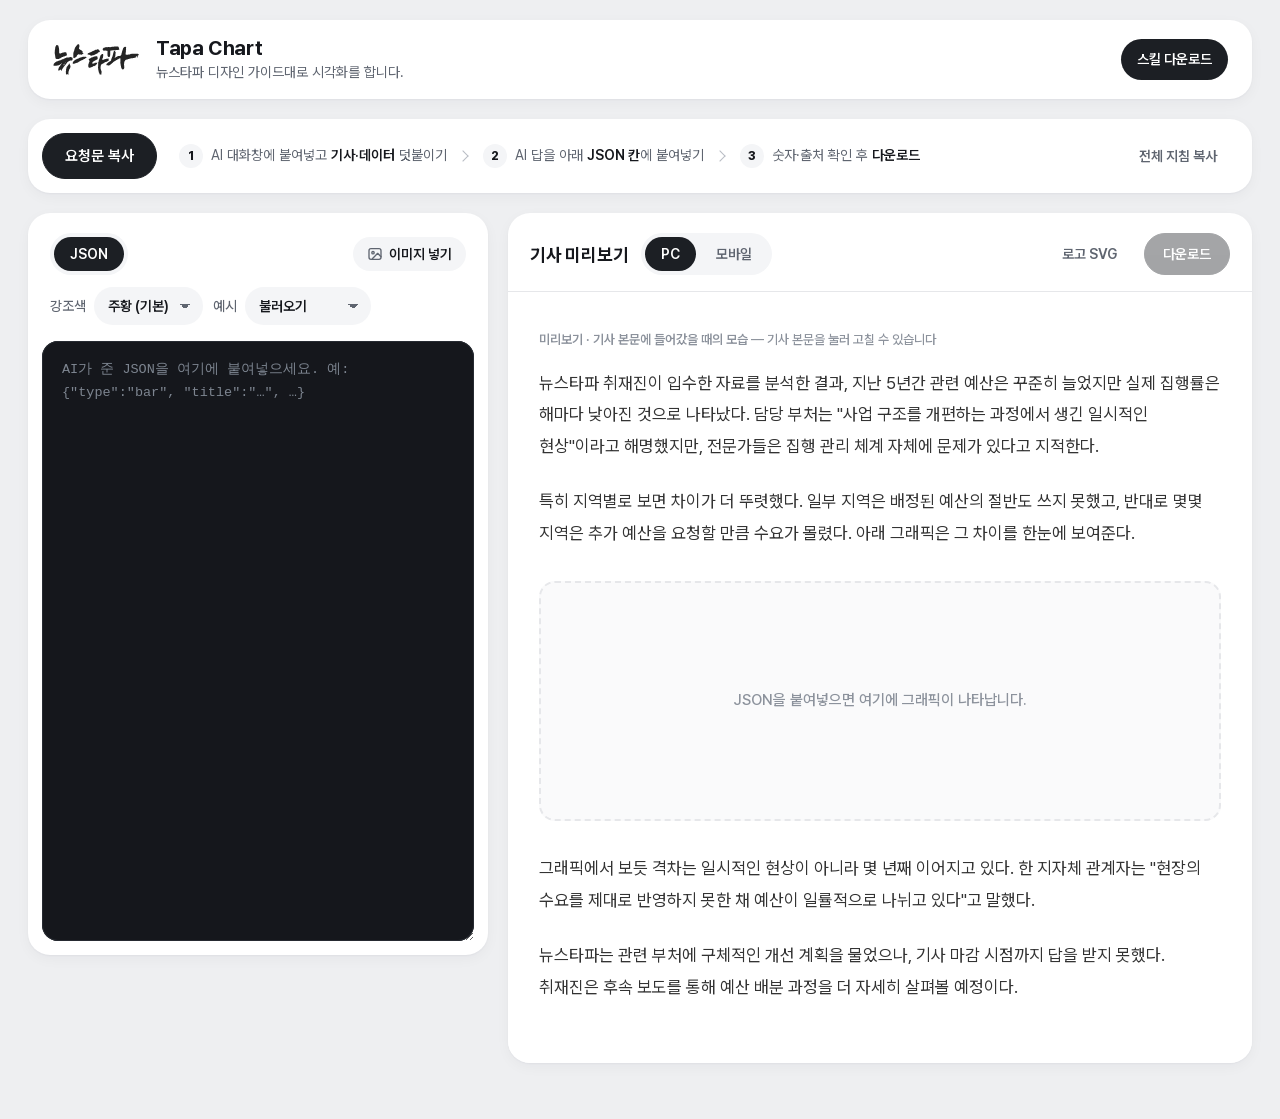
<file: web/index.html>
<!DOCTYPE html>
<html lang="ko">
<head>
<meta charset="utf-8">
<meta name="viewport" content="width=device-width, initial-scale=1">
<title>Tapa Chart · 뉴스타파</title>
<meta name="description" content="기사를 넣으면 뉴스타파 디자인 가이드에 맞는 그래픽이 나오는 뉴스타파 시각화 도구">
<meta property="og:type" content="website">
<meta property="og:site_name" content="뉴스타파">
<meta property="og:title" content="Tapa Chart · 뉴스타파">
<meta property="og:description" content="기사를 넣으면 그래픽이 나옵니다. 막대 · 꺾은선 · 표 · 숫자 카드">
<meta property="og:url" content="https://newstapa.github.io/design-system/web/">
<meta property="og:image" content="https://newstapa.github.io/design-system/web/og-image.png">
<meta property="og:image:width" content="1200">
<meta property="og:image:height" content="630">
<meta name="twitter:card" content="summary_large_image">
<meta name="twitter:image" content="https://newstapa.github.io/design-system/web/og-image.png">
<link rel="stylesheet" href="../engine/nt-graphic.css?v=0.17.1">
<link rel="stylesheet" href="app.css?v=0.17.1">
</head>
<body>
<script>try { if (sessionStorage.getItem('nt-admin') === '1') { document.body.classList.add('admin'); document.title = 'Tapa Chart Pro · 뉴스타파'; } } catch (e) {}</script>
<header class="topbar" id="topbar">
  <svg class="hold-ring" aria-hidden="true"><rect class="track" pathLength="100"/><rect class="fill" pathLength="100"/></svg>
  <div class="brand">
    <span class="brand-mark" id="brandMark"><img class="brand-logo" src="../assets/newstapa-logo.svg" alt="뉴스타파" draggable="false"></span>
    <div class="brand-text">
      <h1>Tapa Chart<span class="pro admin-only"> Pro</span></h1>
      <p>뉴스타파 디자인 가이드대로 시각화를 합니다.</p>
    </div>
  </div>
  <nav class="topnav">
    <a class="pill-link admin-only" href="https://github.com/Newstapa/design-system/blob/main/guide.md" target="_blank" rel="noopener">디자인 가이드</a>
    <a class="pill-link admin-only" href="https://github.com/Newstapa/design-system" target="_blank" rel="noopener">GitHub</a>
    <button id="skillInfo" class="pill-link primary" type="button" aria-haspopup="dialog" title="스킬 적용 방법 보기 · 다운로드">스킬 다운로드</button>
  </nav>
</header>

<section class="steps">
  <div class="card stepbar">
    <div class="stepbar-act">
      <button id="copyPrompt" class="btn primary">요청문 복사</button>
    </div>
    <ol class="stepbar-flow">
      <li><i>1</i><span>AI 대화창에 붙여넣고 <b>기사·데이터</b> 덧붙이기</span></li>
      <li><i>2</i><span>AI 답을 아래 <b>JSON 칸</b>에 붙여넣기</span></li>
      <li><i>3</i><span>숫자·출처 확인 후 <b>다운로드</b></span></li>
    </ol>
    <button id="copyFull" class="btn ghost stepbar-full" title="AI가 &quot;주소를 열 수 없다&quot;고 하면 이것을 복사해 붙여넣으세요">전체 지침 복사</button>
  </div>
</section>

<main class="workspace">
  <section class="card pane editor">
    <div class="pane-head">
      <div class="tabs-row">
        <div class="tabs" role="tablist">
          <button class="tab active" type="button" role="tab" data-tab="json" aria-selected="true">JSON</button>
          <button class="tab admin-only" type="button" role="tab" data-tab="tune" aria-selected="false">디자인 조정</button>
        </div>
        <label class="upload-btn" title="사진·캡처 이미지를 뉴스타파 틀에 넣습니다. 미리보기에 끌어다 놓아도 됩니다."><svg width="16" height="16" viewBox="0 0 24 24" fill="none" stroke="currentColor" stroke-width="2" stroke-linecap="round" stroke-linejoin="round" aria-hidden="true"><rect x="3" y="4" width="18" height="16" rx="3"/><circle cx="9" cy="10" r="1.8"/><path d="M21 16l-5-5-8 8"/></svg>이미지 넣기<input id="imageFile" type="file" accept="image/*" hidden></label>
      </div>
      <div class="controls">
        <label class="select"><span>강조색</span>
          <select id="accent"></select>
        </label>
        <label class="select"><span>예시</span>
          <select id="example">
            <option value="">불러오기</option>
          </select>
        </label>
      </div>
    </div>
    <div id="tab-json" class="tab-panel">
      <textarea id="spec" spellcheck="false" placeholder='AI가 준 JSON을 여기에 붙여넣으세요. 예: {"type":"bar", "title":"…", …}'></textarea>
    </div>
    <div id="tab-tune" class="tab-panel tune admin-only" hidden></div>
    <div id="messages" class="messages" aria-live="polite"></div>
  </section>

  <section class="card pane preview">
    <div class="pane-head">
      <div class="preview-title">
        <h2>기사 미리보기</h2>
        <div class="tabs" role="tablist" aria-label="미리보기 화면">
          <button class="tab view-tab active" type="button" role="tab" data-view="pc" aria-selected="true">PC</button>
          <button class="tab view-tab" type="button" role="tab" data-view="mobile" aria-selected="false">모바일</button>
        </div>
        <span id="sizeInfo" class="size-info"></span>
      </div>
      <div class="row-btns">
        <button id="saveLogo" class="btn ghost" type="button" title="그래픽 오른쪽 위에 들어가는 뉴스타파 로고(벡터)">로고 SVG</button>
        <button id="save" class="btn primary" disabled title="JPG(기사용), SVG(일러스트레이터 수정용), JSON(다시 불러오기용)을 한 번에 받습니다">다운로드</button>
      </div>
    </div>
    <div id="stage" class="stage">
      <!-- 뉴스타파 기사 본문 폭: width 760px, padding 0 15px -->
      <article class="article-mock">
        <p class="kicker">미리보기 · 기사 본문에 들어갔을 때의 모습 <span class="kicker-hint">— <span class="ng">기사 본문을</span><span class="g">기사 본문과 그래픽 글자를</span> 눌러 고칠 수 있습니다</span></p>
        <div class="article-text" contenteditable="true" spellcheck="false" aria-label="기사 본문(앞)">
          <p>뉴스타파 취재진이 입수한 자료를 분석한 결과, 지난 5년간 관련 예산은 꾸준히 늘었지만 실제 집행률은 해마다 낮아진 것으로 나타났다. 담당 부처는 "사업 구조를 개편하는 과정에서 생긴 일시적인 현상"이라고 해명했지만, 전문가들은 집행 관리 체계 자체에 문제가 있다고 지적한다.</p>
          <p>특히 지역별로 보면 차이가 더 뚜렷했다. 일부 지역은 배정된 예산의 절반도 쓰지 못했고, 반대로 몇몇 지역은 추가 예산을 요청할 만큼 수요가 몰렸다. 아래 그래픽은 그 차이를 한눈에 보여준다.</p>
        </div>
        <figure class="graphic">
          <div id="scaler" class="scaler"><div id="mount"></div></div>
          <div id="empty" class="empty">JSON을 붙여넣으면 여기에 그래픽이 나타납니다.</div>
        </figure>
        <div class="article-text" contenteditable="true" spellcheck="false" aria-label="기사 본문(뒤)">
          <p>그래픽에서 보듯 격차는 일시적인 현상이 아니라 몇 년째 이어지고 있다. 한 지자체 관계자는 "현장의 수요를 제대로 반영하지 못한 채 예산이 일률적으로 나뉘고 있다"고 말했다.</p>
          <p>뉴스타파는 관련 부처에 구체적인 개선 계획을 물었으나, 기사 마감 시점까지 답을 받지 못했다. 취재진은 후속 보도를 통해 예산 배분 과정을 더 자세히 살펴볼 예정이다.</p>
        </div>
      </article>
    </div>
  </section>
</main>

<dialog id="skillDialog" class="modal" aria-labelledby="skillDialogTitle">
  <div class="modal-head">
    <h2 id="skillDialogTitle">스킬 적용 방법 <small>(클로드 전용)</small></h2>
    <button class="icon-btn" type="button" data-close aria-label="닫기">
      <svg width="18" height="18" viewBox="0 0 24 24" fill="none" stroke="currentColor" stroke-width="2.2" stroke-linecap="round" aria-hidden="true"><path d="M6 6l12 12M18 6L6 18"/></svg>
    </button>
  </div>
  <div class="modal-body">
    <ol class="howto">
      <li>
        <b>스킬 받기</b>
        <span>아래 <em>스킬 다운로드</em> 버튼으로 zip 파일을 받습니다. 압축은 풀지 않습니다.</span>
      </li>
      <li>
        <b>Claude에 올리기</b>
        <span><em>사용자 지정</em> → <em>+ 추가</em> → <em>스킬 업로드</em> → zip 파일 선택</span>
      </li>
      <li>
        <b>사용 방법</b>
        <span><em>새 대화</em>에 기사를 붙여넣고</span>
        <strong class="say">"시각화해줘"</strong>
      </li>
    </ol>
    <p class="modal-tip">지침이 바뀌어도 다시 올릴 필요 없습니다.</p>
  </div>
  <div class="modal-foot">
    <a class="btn primary" href="../downloads/newstapa-graphics.zip" download>스킬 다운로드</a>
    <button class="btn" type="button" data-close>닫기</button>
  </div>
</dialog>

<div id="toast" class="toast" role="status"></div>

<script src="vendor/html-to-image.js"></script>
<script src="../engine/nt-graphic.js?v=0.17.1"></script>
<script src="../engine/nt-export-svg.js?v=0.17.1"></script>
<script src="tuner.js?v=0.17.1"></script>
<script src="app.js?v=0.17.1"></script>
</body>
</html>
</file>
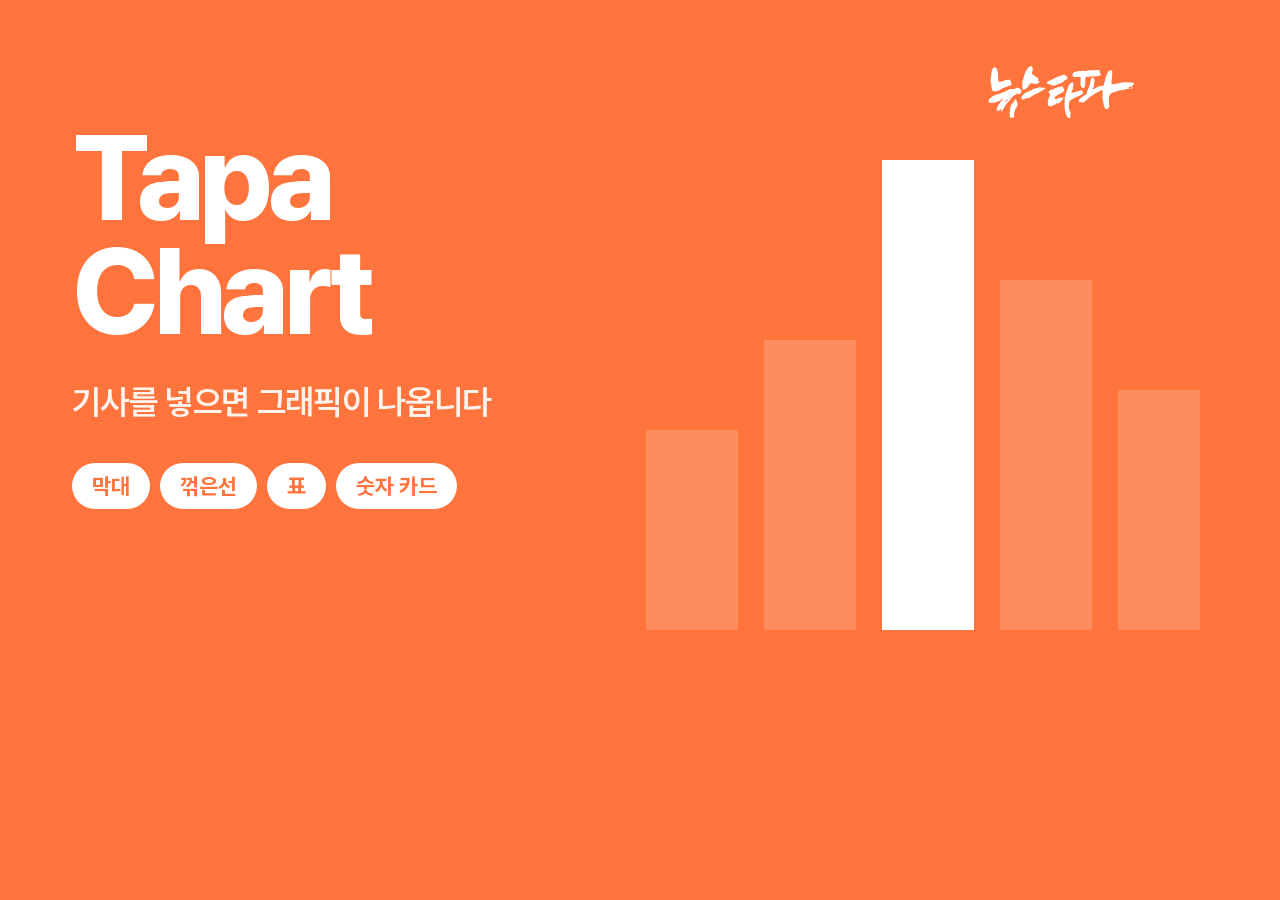
<file: assets/og/og.html>
<!DOCTYPE html><html><head><meta charset="utf-8"><title>Tapa Chart 공유 썸네일 원본 (1200×630)</title>
<!-- 이 파일을 브라우저로 열어 1200×630으로 캡처하면 web/og-image.png가 됩니다. -->
<style>
@font-face { font-family: 'Pretendard Variable'; src: url('../fonts/PretendardVariable.woff2') format('woff2'); font-weight: 100 900; }
* { margin: 0; padding: 0; box-sizing: border-box; }
html, body { width: 1200px; height: 630px; overflow: hidden; font-family: 'Pretendard Variable', sans-serif; word-break: keep-all; -webkit-font-smoothing: antialiased; }

body { background: #FF733C; color: #fff; position: relative; }
.bg { position: absolute; right: -10px; bottom: 0; display: flex; align-items: flex-end; gap: 26px; }
.bg div { width: 92px; background: rgba(255,255,255,.18); }
.bg div.hl { background: #fff; }
.logo { position: absolute; right: 64px; top: 64px; width: 150px; filter: brightness(0) invert(1); }
.txt { position: absolute; left: 72px; top: 0; bottom: 0; display: flex; flex-direction: column; justify-content: center; }
h1 { font-size: 120px; font-weight: 800; letter-spacing: -0.045em; line-height: .95; }
p { margin-top: 30px; font-size: 34px; font-weight: 600; letter-spacing: -0.02em; line-height: 1.4; color: #FFF3EC; }
.tag { margin-top: 36px; display: flex; gap: 10px; }
.tag span { font-size: 22px; font-weight: 700; color: #FF733C; background: #fff; border-radius: 999px; padding: 10px 20px; }
</style></head><body>
<div class="bg"><div style="height:200px"></div><div style="height:290px"></div><div class="hl" style="height:470px"></div><div style="height:350px"></div><div style="height:240px"></div></div>
<img class="logo" src="../newstapa-logo.svg">
<div class="txt"><h1>Tapa<br>Chart</h1><p>기사를 넣으면 그래픽이 나옵니다</p><div class="tag"><span>막대</span><span>꺾은선</span><span>표</span><span>숫자 카드</span></div></div>
</body></html>
</file>
<file: engine/nt-graphic.css>
@font-face {
  font-family: 'Pretendard Variable';
  font-weight: 45 920;
  font-style: normal;
  src: url('../assets/fonts/PretendardVariable.woff2') format('woff2-variations');
}
* { box-sizing: border-box; margin: 0; padding: 0; }
html, body { background: var(--bg, #fff); }
body { -webkit-font-smoothing: antialiased; }

/* 치수 규칙
 * - 글자 크기: tokens.json(font.*)에서 온 CSS 변수만 쓴다.
 * - 선·간격 등 나머지 치수: 1000px 기준 값 × var(--u). 그래픽 너비가 1200px이면 --u = 1.2.
 */
:root { --u: 1; }
.nt-frame {
  position: relative;
  background: var(--bg);
  font-family: var(--font);
  color: var(--ink);
  word-break: keep-all;
  overflow-wrap: break-word;
}
.nt-logo { position: absolute; }
.nt-header { padding-right: calc(130px * var(--u)); }
/* 위아래 선은 좌우 여백을 무시하고 그래픽 전체 폭으로 */
.nt-rule-top { height: calc(2px * var(--u)); background: var(--rule); margin: 0 calc(var(--pad-side, 0px) * -1) calc(24px * var(--u)); }
.nt-rule-bottom { height: calc(1px * var(--u)); background: var(--rule); margin: calc(22px * var(--u)) calc(var(--pad-side, 0px) * -1) 0; }
.nt-legend.text { gap: calc(8px * var(--u)) calc(28px * var(--u)); font-weight: 700; }
.nt-legend.text i { display: inline-block; box-sizing: border-box; }
.nt-title {
  font-size: var(--title-size); font-weight: var(--title-weight);
  line-height: var(--title-lh); letter-spacing: var(--title-ls); color: var(--ink);
}
.nt-title em { font-style: normal; color: var(--point); }
.nt-subtitle {
  margin-top: 0.4em; font-size: var(--subtitle-size); font-weight: var(--subtitle-weight);
  color: var(--subtext); line-height: 1.4;
}
.nt-body { margin-top: calc(36px * var(--u)); }
.nt-unit { font-size: var(--axis-size); color: var(--subtext); text-align: right; margin-bottom: 0.4em; }
.nt-footer {
  margin-top: calc(28px * var(--u)); font-size: var(--source-size); color: var(--subtext); line-height: 1.45;
}
.nt-footer p { margin: 0; padding-left: 1.1em; text-indent: -1.1em; }
.nt-footer p + p { margin-top: 0.15em; }

/* legend */
.nt-legend { display: flex; flex-wrap: wrap; gap: 0.55em 1.45em; margin-bottom: 1.1em; font-size: var(--legend-size); font-weight: 500; color: var(--text); }
.nt-legend span { display: inline-flex; align-items: center; gap: 0.45em; }
.nt-legend i { display: inline-block; width: 0.9em; height: 0.9em; border-radius: calc(3px * var(--u)); }
.nt-legend i.line { height: calc(4px * var(--u)); border-radius: calc(2px * var(--u)); width: 1.2em; }

/* table */
.nt-table { width: 100%; border-collapse: collapse; font-size: var(--cell-size); }
.nt-table th {
  font-size: var(--thead-size); font-weight: 500; color: var(--baseDark);
  padding: 0 0.6em 0.75em; border-bottom: calc(2px * var(--u)) solid var(--rule); vertical-align: bottom;
}
.nt-table td { padding: 0.78em 0.62em; border-bottom: calc(1px * var(--u)) solid var(--divider); line-height: 1.45; vertical-align: middle; color: var(--ink); }
.nt-table tr:last-child td { border-bottom: calc(2px * var(--u)) solid var(--rule); }
.nt-table tr.hl td { background: var(--pointTint); font-weight: 700; }
.nt-table td.em { color: var(--pointDark); font-weight: 700; }
.nt-table .al-left { text-align: left; } .nt-table .al-center { text-align: center; } .nt-table .al-right { text-align: right; font-variant-numeric: tabular-nums; }
.nt-table .sub { color: var(--subtext); font-size: 0.85em; font-weight: 400; margin-left: 0.2em; }

/* timeline — 글자는 font.body, 보조 설명은 font.source */
.nt-tl { position: relative; font-size: var(--body-size); }
.nt-tl-row { display: grid; grid-template-columns: var(--tl-date-w) 2em 1fr; align-items: start; }
.nt-tl-date { font-size: var(--body-size); font-weight: 700; color: var(--ink); text-align: right; padding: 0.6em 0; line-height: 1.45; font-variant-numeric: tabular-nums; }
.nt-tl-axis { position: relative; align-self: stretch; }
.nt-tl-axis::before { content: ''; position: absolute; left: calc(1em - 1px * var(--u)); top: 0; bottom: 0; width: calc(2px * var(--u)); background: var(--divider); }
.nt-tl-row:first-child .nt-tl-axis::before { top: 1.2em; }
.nt-tl-row:last-child .nt-tl-axis::before { bottom: calc(100% - 1.3em); }
.nt-tl-dot { position: absolute; left: 0.65em; top: 1em; width: 0.7em; height: 0.7em; border-radius: 50%; background: var(--bg); border: calc(3px * var(--u)) solid var(--baseDark); }
.nt-tl-text { font-size: var(--body-size); color: var(--text); padding: 0.6em 0; line-height: 1.45; }
.nt-tl-text .d { display: block; font-size: var(--source-size); color: var(--subtext); margin-top: 0.15em; }
.nt-tl-row.hl .nt-tl-dot { background: var(--point); border-color: var(--point); width: 0.9em; height: 0.9em; left: 0.55em; top: 0.9em; }
.nt-tl-row.hl .nt-tl-date { color: var(--pointDark); }
.nt-tl-row.hl .nt-tl-text { font-weight: 700; color: var(--ink); }
.nt-tl-row.hl .nt-tl-text b { background: linear-gradient(transparent 55%, var(--pointTint) 55%); }
.nt-tl-group { font-size: var(--legend-size); font-weight: 700; color: var(--subtext); padding: 1em 0 0.35em; grid-column: 1 / -1; }

/* stat */
.nt-stats { display: grid; gap: 0; background: var(--panel); border-radius: calc(4px * var(--u)); padding: calc(30px * var(--u)) calc(8px * var(--u)); }
.nt-stat { text-align: center; padding: 0 calc(12px * var(--u)); }
.nt-stat + .nt-stat { border-left: calc(1px * var(--u)) solid var(--divider); }
.nt-stat .l { font-size: var(--kpiLabel-size); font-weight: 500; color: var(--baseDark); }
.nt-stat .v { white-space: nowrap; min-height: calc(var(--kpiValue-size) * 1.15); display: flex; align-items: center; justify-content: center; font-size: var(--kpiValue-size); font-weight: 800; color: var(--ink); margin-top: 0.1em; letter-spacing: -0.02em; line-height: 1.15; }
.nt-stat .v small { font-size: 0.55em; font-weight: 700; margin-left: 0.05em; align-self: flex-end; margin-bottom: 0.32em; }
.nt-stat .s { font-size: var(--source-size); color: var(--subtext); margin-top: 0.35em; }
.nt-stat.hl .l, .nt-stat.hl .v { color: var(--point); }
/* 텍스트 강조 */
.nt-type-text .nt-title { font-size: calc(var(--title-size) * 1.3); font-weight: 800; letter-spacing: -0.03em; }
.nt-type-text .nt-body { margin-top: calc(32px * var(--u)); }
.nt-textbox { background: var(--surface); border-radius: calc(6px * var(--u)); padding: calc(36px * var(--u)) calc(40px * var(--u)); }
.nt-text-lead { font-size: calc(var(--body-size) * 1.08); line-height: 1.65; color: var(--ink); font-weight: 500; }
.nt-text-lead + .nt-text-items { margin-top: calc(28px * var(--u)); }
.nt-text-items { list-style: none; margin: 0; padding: 0; }
.nt-text-items li { display: flex; gap: calc(20px * var(--u)); padding: calc(22px * var(--u)) 0; }
.nt-text-items li:first-child { padding-top: 0; }
.nt-text-items li:last-child { padding-bottom: 0; }
.nt-text-items li + li { border-top: calc(1px * var(--u)) solid var(--divider); }
.nt-text-items .n { flex: none; width: 1.6em; height: 1.6em; border-radius: 50%; background: var(--ink); color: #FFFFFF; font-size: var(--label-size); font-weight: 800; display: flex; align-items: center; justify-content: center; margin-top: 0.05em; }
.nt-text-items.bullets .n { width: 0.5em; height: 0.5em; margin-top: 0.6em; background: var(--baseDark); }
.nt-text-items li.hl .n { background: var(--point); }
.nt-text-items .c { flex: 1; min-width: 0; }
.nt-text-items .hd { font-size: calc(var(--label-size) * 1.12); font-weight: 700; color: var(--ink); line-height: 1.4; }
.nt-text-items li.hl .hd { color: var(--pointDark); }
.nt-text-items .tx { font-size: var(--body-size); color: var(--text); line-height: 1.6; }
.nt-text-items .hd + .tx { margin-top: 0.35em; }
.nt-text-closing { margin-top: calc(28px * var(--u)); padding-top: calc(24px * var(--u)); border-top: calc(2px * var(--u)) solid var(--ink); font-size: calc(var(--body-size) * 1.12); font-weight: 700; color: var(--ink); line-height: 1.55; }
.nt-image { display: block; width: calc(100% + var(--pad-side, 0px) * 2); max-width: none; height: auto; margin: 0 calc(var(--pad-side, 0px) * -1); border-radius: 0; }   /* 좌우 여백 없이 그래픽 전체 폭 */
.nt-image-empty { display: flex; align-items: center; justify-content: center; height: calc(420px * var(--u)); background: var(--panel); color: var(--subtext); font-size: var(--label-size); }
.nt-nohead .nt-body { margin-top: 0; }
.nt-nohead .nt-rule-top { margin-bottom: 0; }   /* 제목 없는 이미지는 위 선 바로 아래부터 */
.nt-textbox .mk { font-weight: 700; color: var(--ink); background: linear-gradient(transparent 58%, var(--pointTint) 58%); }

svg text { font-family: var(--font); }
</file>
<file: web/app.css>
/* 렌더러 화면(도구 UI) 스타일 — 연회색 바탕 + 둥근 흰 카드 대시보드
 * 그래픽 자체 스타일은 engine/nt-graphic.css
 */
:root {
  --page: #EEEFF1;
  --card: #FFFFFF;
  --soft: #F4F5F7;          /* 카드 안 옅은 면 (선택 메뉴, 안내 상자) */
  --line: #E6E7EA;
  --text: #16181D;
  --sub: #5F6570;
  --faint: #8C929C;
  --primary: #1C1F24;       /* 주요 버튼 */
  --primary-hover: #33373E;
  --accent: #FF733C;        /* 뉴스타파 포인트 컬러 (작은 표시에만) */
  --ok: #1F8A5B;
  --warn: #A1620A;
  --err: #D23B32;
  --code-bg: #15171C;
  --code-line: #262A31;
  --code-text: #E6E8EC;
  --radius-card: 22px;
  --radius: 12px;
  --shadow: 0 1px 2px rgba(16, 24, 40, 0.04), 0 4px 14px rgba(16, 24, 40, 0.04);
}
* { box-sizing: border-box; }
html, body { background: var(--page); }
body { color: var(--text); font-family: 'Pretendard Variable', Pretendard, -apple-system, sans-serif; -webkit-font-smoothing: antialiased; font-size: 15px; line-height: 1.5; word-break: keep-all; overflow-wrap: anywhere; }

.card { background: var(--card); border-radius: var(--radius-card); box-shadow: var(--shadow); }

/* 상단 바 */
.topbar {
  max-width: 1424px; margin: 20px auto 0; padding: 16px 24px; background: var(--card); border-radius: var(--radius-card); box-shadow: var(--shadow);
  display: flex; align-items: center; justify-content: space-between; gap: 16px; width: calc(100% - 56px);
}
.brand { display: flex; align-items: center; gap: 16px; min-width: 0; }
.brand-logo { height: 34px; width: auto; opacity: 0.85; flex: none; display: block; }
/* 디자이너 모드: 로고를 2초 길게 누르면 켜고 끈다 */
body:not(.admin) .admin-only { display: none !important; }
body.admin { --page: #D9DCE1; }
.brand-text h1 .pro { color: var(--accent); }   /* 디자이너 모드: 바탕을 한 단계 어둡게 */
html:has(body.admin) { background: #D9DCE1; }
.brand-mark { position: relative; flex: none; display: block; cursor: default; user-select: none; -webkit-user-select: none; -webkit-touch-callout: none; touch-action: none; }
.brand-mark .brand-logo { pointer-events: none; transition: transform .25s; }
.brand-mark.holding .brand-logo { transform: scale(0.94); transition: transform 2s linear; }
.brand-mark.pop .brand-logo { animation: brandPop .45s cubic-bezier(.3, 1.6, .5, 1); }
@keyframes brandPop { 0% { transform: scale(0.94); } 55% { transform: scale(1.12) rotate(-3deg); } 100% { transform: scale(1); } }
.topbar { position: relative; }
.hold-ring { position: absolute; inset: 0; width: 100%; height: 100%; overflow: visible; pointer-events: none; opacity: 0; transition: opacity .2s; z-index: 1; }
.hold-ring rect { fill: none; stroke-width: 1; }
.hold-ring .track { stroke: rgba(0, 0, 0, 0.06); }
.hold-ring .fill { stroke: var(--accent); stroke-linecap: round; }
.topbar.holding .hold-ring, .topbar.releasing .hold-ring { opacity: 1; }
.brand-text { min-width: 0; }
.brand-text h1 { font-size: 20px; font-weight: 700; letter-spacing: -0.02em; line-height: 1.2; }
.brand-text p { font-size: 14px; color: var(--sub); margin-top: 2px; }
.topnav { display: flex; gap: 8px; flex: none; }
.pill-link { font-size: 14px; font-weight: 600; color: var(--text); text-decoration: none; padding: 10px 16px; border-radius: 999px; background: var(--soft); }
button.pill-link { font-family: inherit; line-height: inherit; border: 0; cursor: pointer; }
.modal-head h2 small { font-size: 0.72em; font-weight: 600; color: var(--sub); margin-left: 4px; }
.pill-link:hover { background: #E8E9EC; }
.pill-link.primary { background: var(--primary); color: #FFFFFF; }
.pill-link.primary:hover { background: var(--primary-hover); }

/* 아이콘 버튼 */
.icon-btn { flex: none; width: 42px; height: 42px; border-radius: 50%; border: 0; background: var(--soft); color: var(--text); display: inline-flex; align-items: center; justify-content: center; cursor: pointer; }
.icon-btn:hover { background: #E8E9EC; }
.icon-btn:focus-visible { outline: 2px solid #3B82F6; outline-offset: 2px; }
.topnav { align-items: center; }

/* 스킬 적용 방법 팝업 */
.modal { margin: auto; width: min(480px, calc(100vw - 32px)); max-height: calc(100vh - 48px); padding: 0; border: 0; border-radius: var(--radius-card); background: var(--card); color: var(--text); box-shadow: 0 24px 64px rgba(16, 24, 40, 0.24); overflow: hidden; }
.modal[open] { display: flex; flex-direction: column; }
.modal::backdrop { background: rgba(16, 18, 22, 0.45); }
.modal-head { display: flex; align-items: center; justify-content: space-between; gap: 12px; padding: 22px 24px 8px; }
.modal-head h2 { font-size: 20px; font-weight: 700; letter-spacing: -0.02em; }
.modal-head .icon-btn { width: 36px; height: 36px; }
.modal-body { padding: 8px 24px 8px; overflow-y: auto; }
.modal-lead { font-size: 15px; color: var(--sub); line-height: 1.65; }
.modal-lead b { color: var(--text); }
.howto { list-style: none; counter-reset: step; margin: 4px 0 0; display: flex; flex-direction: column; gap: 20px; }
.howto li { counter-increment: step; position: relative; padding-left: 46px; display: flex; flex-direction: column; gap: 3px; }
.howto li::before { content: counter(step); position: absolute; left: 0; top: -2px; width: 32px; height: 32px; border-radius: 50%; background: var(--soft); font-size: 14px; font-weight: 800; display: flex; align-items: center; justify-content: center; }
.howto b { font-size: 15px; font-weight: 700; }
.howto span { font-size: 14px; color: var(--sub); line-height: 1.6; }
.howto em, .modal-note em { font-style: normal; font-weight: 600; color: var(--text); background: var(--soft); padding: 1px 7px; border-radius: 6px; white-space: nowrap; }
.howto code { font-family: ui-monospace, SFMono-Regular, Menlo, monospace; font-size: 13px; background: var(--code-bg); color: var(--code-text); padding: 2px 7px; border-radius: 6px; }
.howto .say { align-self: flex-start; margin-top: 6px; padding: 8px 16px; border-radius: 12px; background: #FFF1EA; color: var(--accent); font-size: 20px; font-weight: 800; letter-spacing: -0.01em; }
.modal-tip { margin-top: 20px; font-size: 13px; color: var(--faint); }
.modal-note { margin-top: 14px; padding: 14px 16px; border-radius: 14px; background: var(--soft); font-size: 14px; color: var(--sub); line-height: 1.6; }
.modal-note b { color: var(--text); margin-right: 4px; }
.modal-note a { color: var(--text); font-weight: 600; }
.modal-foot { display: flex; justify-content: flex-end; gap: 8px; padding: 16px 24px 22px; }
.modal-foot .btn { text-decoration: none; }

/* 단계 안내 */
.steps { max-width: 1480px; margin: 0 auto; padding: 20px 28px 0; }
/* 사용 방법: 한 줄 스텝 바 */
.stepbar { display: flex; align-items: center; gap: 22px; padding: 14px 16px 14px 14px; }
.stepbar-act { flex: none; }
.stepbar-act .btn { height: 46px; padding: 0 22px; font-size: 15px; }
.stepbar-flow { list-style: none; display: flex; align-items: center; gap: 10px; flex: 1; min-width: 0; flex-wrap: wrap; }
.stepbar-flow li { display: flex; align-items: center; gap: 8px; font-size: 14px; color: var(--sub); line-height: 1.4; }
.stepbar-flow li b { color: var(--text); font-weight: 600; }
.stepbar-flow li i { font-style: normal; flex: none; width: 24px; height: 24px; border-radius: 50%; background: var(--soft); color: var(--text); display: inline-flex; align-items: center; justify-content: center; font-size: 12px; font-weight: 800; }
.stepbar-flow li + li::before { content: ''; flex: none; width: 7px; height: 7px; border-top: 1.5px solid #B8BCC4; border-right: 1.5px solid #B8BCC4; transform: rotate(45deg); margin: 0 8px 0 2px; }
.stepbar-full { flex: none; font-size: 13px; height: 36px; padding: 0 12px; }

/* 버튼 (알약) */
.btn {
  font: inherit; font-size: 14px; font-weight: 600; line-height: 1; color: var(--text);
  height: 42px; padding: 0 18px; border-radius: 999px; cursor: pointer; white-space: nowrap;
  background: var(--card); border: 1.5px solid #D5D7DC;
  display: inline-flex; align-items: center; justify-content: center; gap: 6px; transition: background .15s, border-color .15s, color .15s;
}
.btn:hover { background: var(--soft); border-color: #C3C6CC; }
.btn.primary { background: var(--primary); color: #FFFFFF; border-color: var(--primary); }
.btn.primary:hover { background: var(--primary-hover); border-color: var(--primary-hover); }
.btn:disabled { opacity: 0.4; pointer-events: none; }
.btn.ghost { border-color: transparent; background: transparent; color: var(--sub); }
.btn.ghost:hover { background: var(--soft); color: var(--text); }
.btn.outline { background: transparent; border-color: #D5D7DC; color: var(--text); }   /* 고스트 버튼: 투명 바탕 + 테두리 */
.btn.outline:hover { background: var(--soft); }
.upload-btn { display: inline-flex; align-items: center; gap: 6px; height: 34px; padding: 0 14px; border-radius: 999px; background: var(--soft); color: var(--text); font-size: 14px; font-weight: 600; cursor: pointer; white-space: nowrap; }
.upload-btn:hover { background: #E7E9ED; }
.upload-btn svg { flex: none; color: var(--sub); }
.graphic.dragover .empty, .graphic.dragover #mount { outline: 3px dashed var(--accent); outline-offset: 6px; }
.btn:focus-visible, .select select:focus-visible, .tab:focus-visible, .pill-link:focus-visible { outline: 2px solid #3B82F6; outline-offset: 2px; }

/* 작업 영역 */
.workspace { max-width: 1480px; margin: 0 auto; padding: 20px 28px 56px; display: grid; grid-template-columns: minmax(340px, 460px) 1fr; gap: 20px; align-items: start; }
.pane { min-width: 0; overflow: hidden; }
.pane-head { display: flex; justify-content: space-between; align-items: center; gap: 12px; padding: 20px 22px 16px; flex-wrap: wrap; }
.pane-head h2 { font-size: 18px; font-weight: 700; letter-spacing: -0.01em; }
.controls { display: flex; gap: 10px; flex-wrap: wrap; }
.select { display: inline-flex; align-items: center; gap: 8px; font-size: 14px; font-weight: 500; color: var(--sub); }
.select select {
  font: inherit; font-size: 14px; font-weight: 600; color: var(--text); height: 38px;
  padding: 0 34px 0 14px; border: 0; border-radius: 999px; background-color: var(--soft);
  appearance: none; -webkit-appearance: none; cursor: pointer;
  background-image: linear-gradient(45deg, transparent 50%, var(--sub) 50%), linear-gradient(135deg, var(--sub) 50%, transparent 50%);
  background-position: calc(100% - 18px) 52%, calc(100% - 13px) 52%; background-size: 5px 5px; background-repeat: no-repeat;
}

/* 탭 (알약 세그먼트) */
.tabs { display: inline-flex; padding: 4px; gap: 4px; background: var(--soft); border-radius: 999px; }
.tabs-row { flex: 1 1 100%; display: flex; align-items: center; justify-content: space-between; gap: 8px; }   /* 탭 줄은 항상 한 줄 전체, 탭 버튼은 왼쪽에 원래 크기로. 강조색·예시는 그 아래 */
.tab { font: inherit; font-size: 14px; font-weight: 600; color: var(--sub); height: 34px; padding: 0 16px; border: 0; border-radius: 999px; background: transparent; cursor: pointer; }
.tab:hover { color: var(--text); }
.tab.active { background: var(--primary); color: #FFFFFF; }
.tab-panel[hidden] { display: none; }

/* JSON 입력 — 코드 편집기처럼 어둡게 */
#tab-json { padding: 0 14px 14px; }
#spec {
  display: block; width: 100%; height: 600px; resize: vertical; outline: none;
  padding: 18px 20px; border: 0; border-radius: 16px;
  background: var(--code-bg); color: var(--code-text); caret-color: #FFFFFF;
  font-family: 'JetBrains Mono', ui-monospace, SFMono-Regular, Menlo, Consolas, monospace; font-size: 13.5px; line-height: 1.7; tab-size: 2;
  box-shadow: inset 0 0 0 1px var(--code-line);
}
#spec::placeholder { color: #7D8590; }
#spec::selection { background: rgba(255, 114, 61, 0.35); }
#spec:focus { box-shadow: inset 0 0 0 1px #3B4250, 0 0 0 3px rgba(59, 130, 246, 0.35); }

.messages { margin: 0 14px 14px; padding: 12px 16px; font-size: 14px; line-height: 1.5; border-radius: 14px; background: var(--soft); }
.messages:empty { display: none; }
.messages .ok { color: var(--ok); font-weight: 600; }
.messages .ok::before { content: ''; display: inline-block; width: 8px; height: 8px; border-radius: 50%; background: var(--ok); margin-right: 8px; vertical-align: 1px; }
.messages .err { color: var(--err); font-weight: 600; white-space: pre-wrap; }
.messages ul { padding-left: 18px; color: var(--warn); }
.messages ul li + li { margin-top: 4px; }
.messages .designer { color: var(--text); line-height: 1.6; }
.messages .designer b { display: block; color: var(--warn); margin-bottom: 2px; }
.empty.designer-note { color: var(--text); font-weight: 600; line-height: 1.6; padding: 0 24px; text-align: center; }
.messages .warn-title { color: var(--warn); font-weight: 700; margin-bottom: 4px; }

/* 미리보기 머리 */
.preview-title { display: flex; align-items: center; gap: 12px; flex-wrap: wrap; }
.size-info { font-size: 13px; font-weight: 600; color: var(--sub); background: var(--soft); padding: 6px 12px; border-radius: 999px; }
.size-info:empty { display: none; }
.row-btns { display: flex; gap: 8px; flex-wrap: wrap; }

/* 디자인 조정 */
.tune { padding: 0 22px 18px; max-height: 820px; overflow-y: auto; }
.tune-head { display: flex; flex-direction: column; gap: 10px; padding: 4px 0 6px; }
.tune-intro { font-size: 14px; color: var(--sub); line-height: 1.6; background: var(--soft); padding: 12px 14px; border-radius: 14px; }
.tune-intro b { color: var(--text); font-weight: 700; }
.tune-count { align-self: flex-start; font-size: 13px; font-weight: 600; color: var(--sub); background: var(--soft); border-radius: 999px; padding: 4px 12px; }
.tune-count.on { color: #FFFFFF; background: var(--primary); }
.tune-group { padding: 16px 0 8px; border-bottom: 1px solid var(--line); }
.tune-group h3 { font-size: 15px; font-weight: 700; margin-bottom: 8px; }
.tune-group h3 small { font-size: 13px; font-weight: 500; color: var(--faint); margin-left: 6px; }
.tune-empty { font-size: 14px; color: var(--faint); padding: 4px 0 8px; }
.tune-row { display: grid; grid-template-columns: 120px 1fr; align-items: center; gap: 12px; padding: 6px 0; }
.tune-label { font-size: 14px; font-weight: 500; color: var(--text); }
.tune-row.changed .tune-label { font-weight: 700; }
.tune-row.changed .tune-label::after { content: ''; display: inline-block; width: 7px; height: 7px; border-radius: 50%; background: var(--accent); margin-left: 6px; vertical-align: 2px; }
.tune-ctl { display: flex; align-items: center; gap: 8px; min-width: 0; }
.tune-ctl input[type=range] { flex: 1; min-width: 60px; accent-color: var(--primary); }
.tune-num { width: 68px; height: 34px; padding: 0 10px; font: inherit; font-size: 14px; font-weight: 600; color: var(--text); border: 0; border-radius: 10px; background: var(--soft); font-variant-numeric: tabular-nums; }
.tune-hex { width: 92px; text-transform: uppercase; font-family: ui-monospace, SFMono-Regular, Menlo, monospace; font-size: 13px; }
.tune-ctl input[type=color] { width: 38px; height: 34px; padding: 3px; border: 0; border-radius: 10px; background: var(--soft); cursor: pointer; }
.tune-unit { font-size: 13px; color: var(--faint); width: 18px; flex: none; }
.tune-fill { flex: 1; }
.tune-switch { position: relative; display: inline-flex; align-items: center; gap: 10px; cursor: pointer; font-size: 14px; color: var(--sub); }
.tune-switch input { position: absolute; left: 0; top: 0; opacity: 0; width: 1px; height: 1px; margin: 0; }
.tune-switch-ui { width: 40px; height: 24px; border-radius: 999px; background: var(--line); position: relative; transition: background .15s; flex: none; }
.tune-switch-ui::after { content: ""; position: absolute; top: 3px; left: 3px; width: 18px; height: 18px; border-radius: 50%; background: #fff; box-shadow: 0 1px 2px rgba(0,0,0,.2); transition: transform .15s; }
.tune-switch input:checked + .tune-switch-ui { background: var(--primary); }
.tune-switch input:checked + .tune-switch-ui::after { transform: translateX(16px); }
.tune-switch input:focus-visible + .tune-switch-ui { outline: 2px solid var(--accent); outline-offset: 2px; }
.tune-reset { width: 30px; height: 30px; border: 0; border-radius: 50%; background: transparent; color: transparent; cursor: default; font-size: 15px; flex: none; }
.tune-reset.on { color: var(--sub); cursor: pointer; }
.tune-reset.on:hover { background: var(--soft); color: var(--text); }
.tune-actions { position: sticky; bottom: -18px; display: flex; flex-wrap: wrap; gap: 8px; padding: 16px 0 18px; background: var(--card); margin-top: 6px; }

/* 기사 미리보기 — 뉴스타파 기사 본문 폭 760px, 좌우 여백 15px */
.stage { background: #FFFFFF; padding: 16px 16px 36px; overflow: hidden; border-top: 1px solid var(--line); }
.article-mock { max-width: 760px; margin: 0 auto; padding: 20px 15px 0; background: #FFFFFF; font-size: 17px; line-height: 1.85; color: #333; }
.article-mock > p, .article-text p { margin: 0 0 24px; word-break: keep-all; }
.article-text { outline: none; border-radius: 6px; }
.article-text:hover { box-shadow: 0 0 0 1px var(--line); }
.article-text:focus { box-shadow: 0 0 0 2px rgba(59, 130, 246, 0.35); }
.kicker-hint { font-weight: 500; }
.kicker-hint .g { display: none; }
.can-edit-graphic .kicker-hint .g { display: inline; }
.can-edit-graphic .kicker-hint .ng { display: none; }
/* 그래픽 문구(제목·부제·주석·출처) 바로 고치기 */
#mount [contenteditable] { cursor: text; border-radius: 3px; outline: none; }
#mount [contenteditable]:hover { box-shadow: 0 0 0 calc(2px * var(--u, 1)) rgba(59, 130, 246, 0.35); }
#mount [contenteditable]:focus { box-shadow: 0 0 0 calc(3px * var(--u, 1)) rgba(59, 130, 246, 0.6); background: rgba(59, 130, 246, 0.06); }
/* 모바일 기사 화면: 폭 375px(아이폰 기준), 좌우 여백 15px */
.article-mock.is-mobile { max-width: 375px; font-size: 16px; line-height: 1.8; border: 1px solid var(--line); border-radius: 28px; padding-top: 28px; padding-bottom: 12px; box-shadow: var(--shadow); }
.article-mock > .kicker { font-size: 13px; font-weight: 600; color: var(--faint); margin-bottom: 16px; }
.graphic { position: relative; margin: 32px 0; min-height: 240px; }
.scaler { transform-origin: top left; width: 1000px; }
.empty { position: absolute; inset: 0; display: flex; align-items: center; justify-content: center; text-align: center; padding: 20px; color: var(--faint); font-size: 15px; font-weight: 500; border: 2px dashed var(--line); border-radius: 16px; background: #FAFAFB; }
.empty[hidden] { display: none; }

/* 알림 */
.toast { position: fixed; right: 24px; bottom: 24px; background: var(--primary); color: #FFFFFF; padding: 12px 18px; border-radius: 999px; font-size: 14px; font-weight: 600; box-shadow: 0 8px 24px rgba(16, 24, 40, 0.18); opacity: 0; transform: translateY(8px); transition: opacity .2s, transform .2s; pointer-events: none; z-index: 10; max-width: calc(100vw - 48px); }
.toast.show { opacity: 1; transform: translateY(0); }

@media (max-width: 1240px) {
  .stepbar-flow { gap: 8px 18px; }
  .stepbar-flow li + li::before { display: none; }
  .workspace { grid-template-columns: 1fr; }
}
@media (max-width: 760px) {
  body { font-size: 14px; }
  .topbar { width: calc(100% - 32px); margin-top: 16px; padding: 14px 18px; border-radius: var(--radius-card); flex-direction: column; align-items: flex-start; }
  .topnav { flex-wrap: wrap; }
  .brand-logo { height: 28px; }
  .brand-text h1 { font-size: 18px; }
  .steps { padding: 16px 16px 0; }
  .stepbar { flex-wrap: wrap; gap: 12px 8px; padding: 14px; }
  .stepbar-act { flex: 1; }
  .stepbar-act .btn { width: 100%; }
  .stepbar-flow { order: 3; flex-basis: 100%; flex-direction: column; align-items: flex-start; gap: 8px; padding-left: 2px; }
  .stepbar-full { height: 46px; }
  .workspace { padding: 16px 16px 40px; gap: 16px; }
  .pane-head { padding: 16px 16px 12px; }
  #tab-json { padding: 0 10px 10px; }
  #spec { height: 300px; }
  .tune { max-height: none; padding: 0 16px 16px; }
  .tune-row { grid-template-columns: 100px 1fr; }
  .stage { padding: 12px 0 24px; }
  .article-mock { font-size: 16px; }
  .toast { left: 16px; right: 16px; bottom: 16px; border-radius: 16px; }
}
</file>
